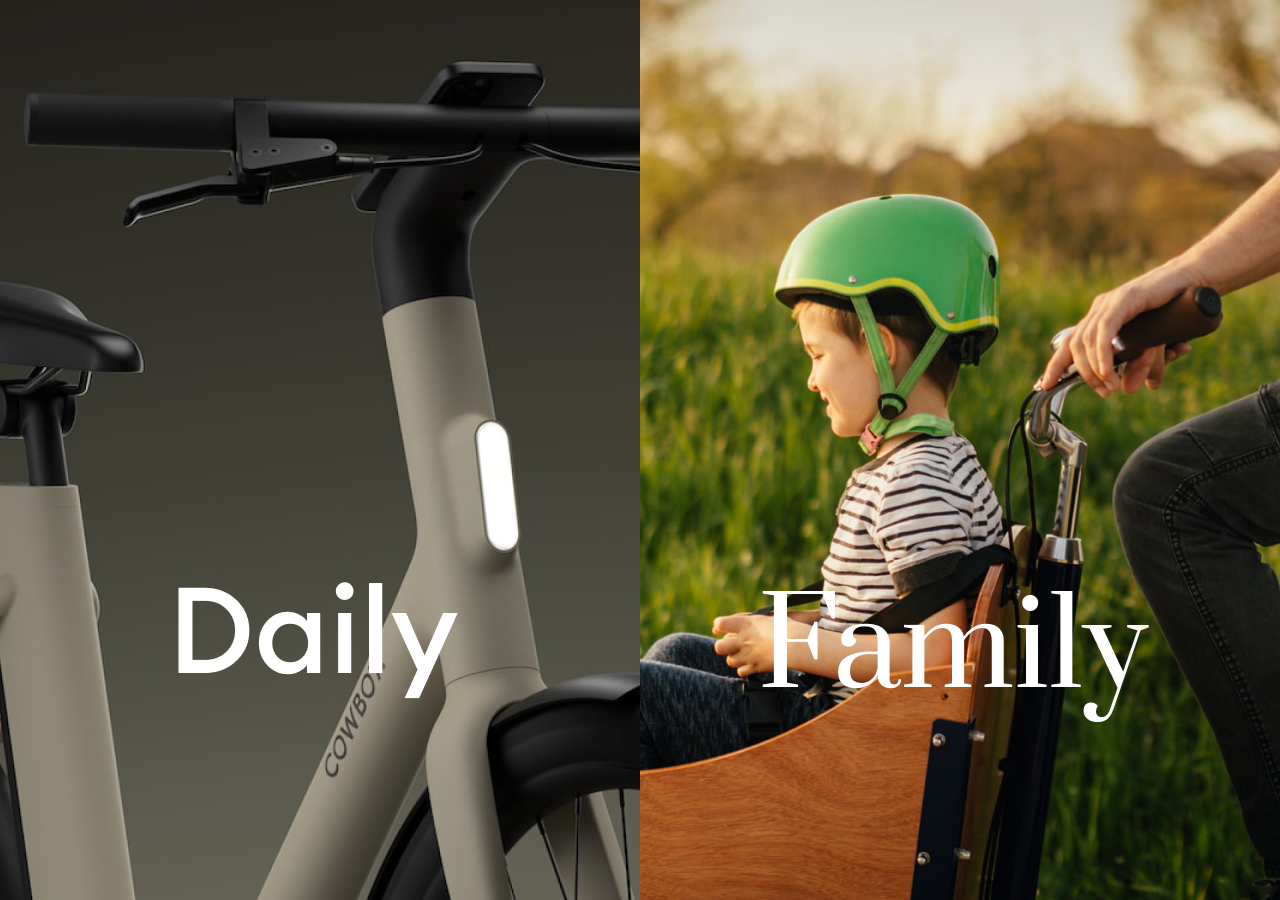
<file: index.html>
<!DOCTYPE html>
<html lang="en">
<head>
	<meta charset="UTF-8">
	<meta name="viewport" content="width=device-width, initial-scale=1.0">
	<title>모비스</title>
	
    <link rel="stylesheet" href="./assets/css/reset.css">
    <link rel="stylesheet" href="./assets/css/common.css">
    <link rel="stylesheet"  href="./assets/css/swiper-bundle.min.css"/>

    <script type="module" src="./assets/js/main.js"></script>
    <script src="./assets/js/jquery.min.js"></script>
    <script src="./assets/js/swiper-bundle.min.js"></script>
</head>
<body>
	<div class="wrap">
        <div class="firstView">
            <a href="./bike.html" class="card card-1" style="background-image: url('./assets/images/main_1.png')">
                
                <div class="link l1">
                    <div class="text-wrap">
                        <div class="text-1"><img src="./assets/images/card_1_txt_1.png" alt=""></div>
                        <div class="text-2"><img src="./assets/images/card_1_txt_2.png" alt=""></div>
                    </div>
                </div>

            </a>
            <a href="./cargo.html" class="card card-2" style="background-image: url('./assets/images/main_2.png')">
                <!-- https://uploads-ssl.webflow.com/6382502de663619efe1c7701/63ece7e382ad91cad9ee7091_ezgif-frame-001.webp-->
                
                <div class="link l2">
                    <div class="text-wrap">
                        <div class="text-1"><img src="./assets/images/card_2_txt_1.png" alt=""></div>
                        <div class="text-2"><img src="./assets/images/card_2_txt_2.png" alt=""></div>
                    </div>
                </div>
            </a>
        </div>
	</div>

	
</body>
</html>
</file>
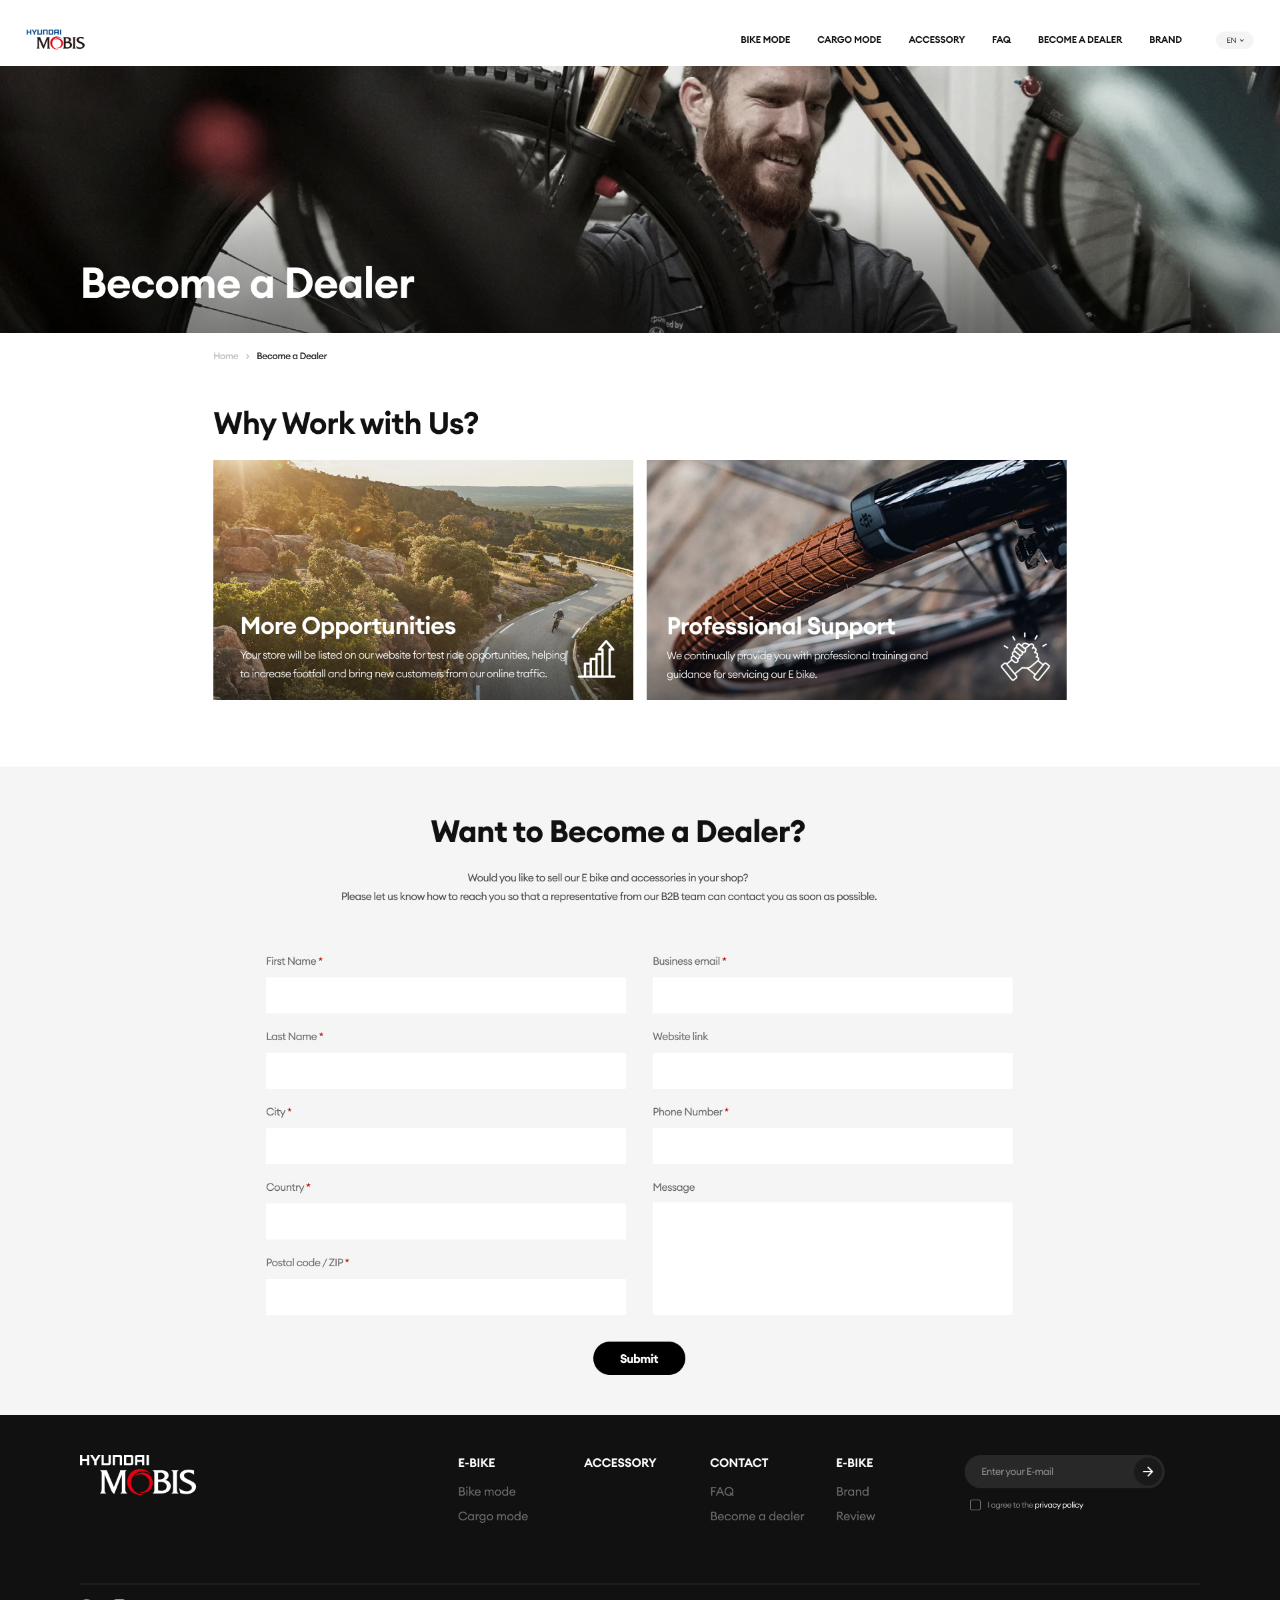
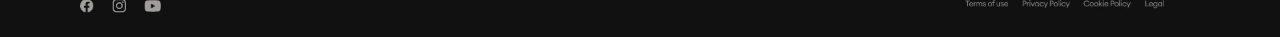
<file: become.html>
<!DOCTYPE html>
<html lang="en">
<head>
	<meta charset="UTF-8">
	<meta name="viewport" content="width=device-width, initial-scale=1.0">
	<title>현대 모비스</title>
	
    <link rel="stylesheet" href="./assets/css/reset.css">
    <link rel="stylesheet" href="./assets/css/common.css">    
    <link rel="stylesheet"  href="./assets/css/swiper-bundle.min.css"/>
    <link rel="stylesheet" href="./assets/css/sub.css">

    
    <script src="./assets/js/jquery-1.12.4.js"></script>
    <script src="./assets/js/jquery.easings.min.js"></script>
    <script src="./assets/js/swiper-bundle.min.js"></script>
    <script type="module" src="./assets/js/main.js"></script>
</head>
<body>

    <div class="header" id="header">
        <div class="gnb_wrap type02">
            <ul>
                <li><a href="bike.html">BIKE MODE</a></li>
                <li><a href="cargo.html">CARGO MODE</a></li>
                <!-- <li><a href="">ACCESSORY</a></li> -->
                <li><a href="faq.html">FAQ</a></li>
                <li><a href="become.html">BECOME A DEALER</a></li>
                <!-- <li><a href="">BRAND</a></li> -->
            </ul>
            <a href="index.html" class="main_link">메인</a>
        </div>
    </div>

    <div id="content" class="sub_con">
        <img src="./assets/images/become_con.jpg" alt="">
    </div>


</body>
</html>
</file>
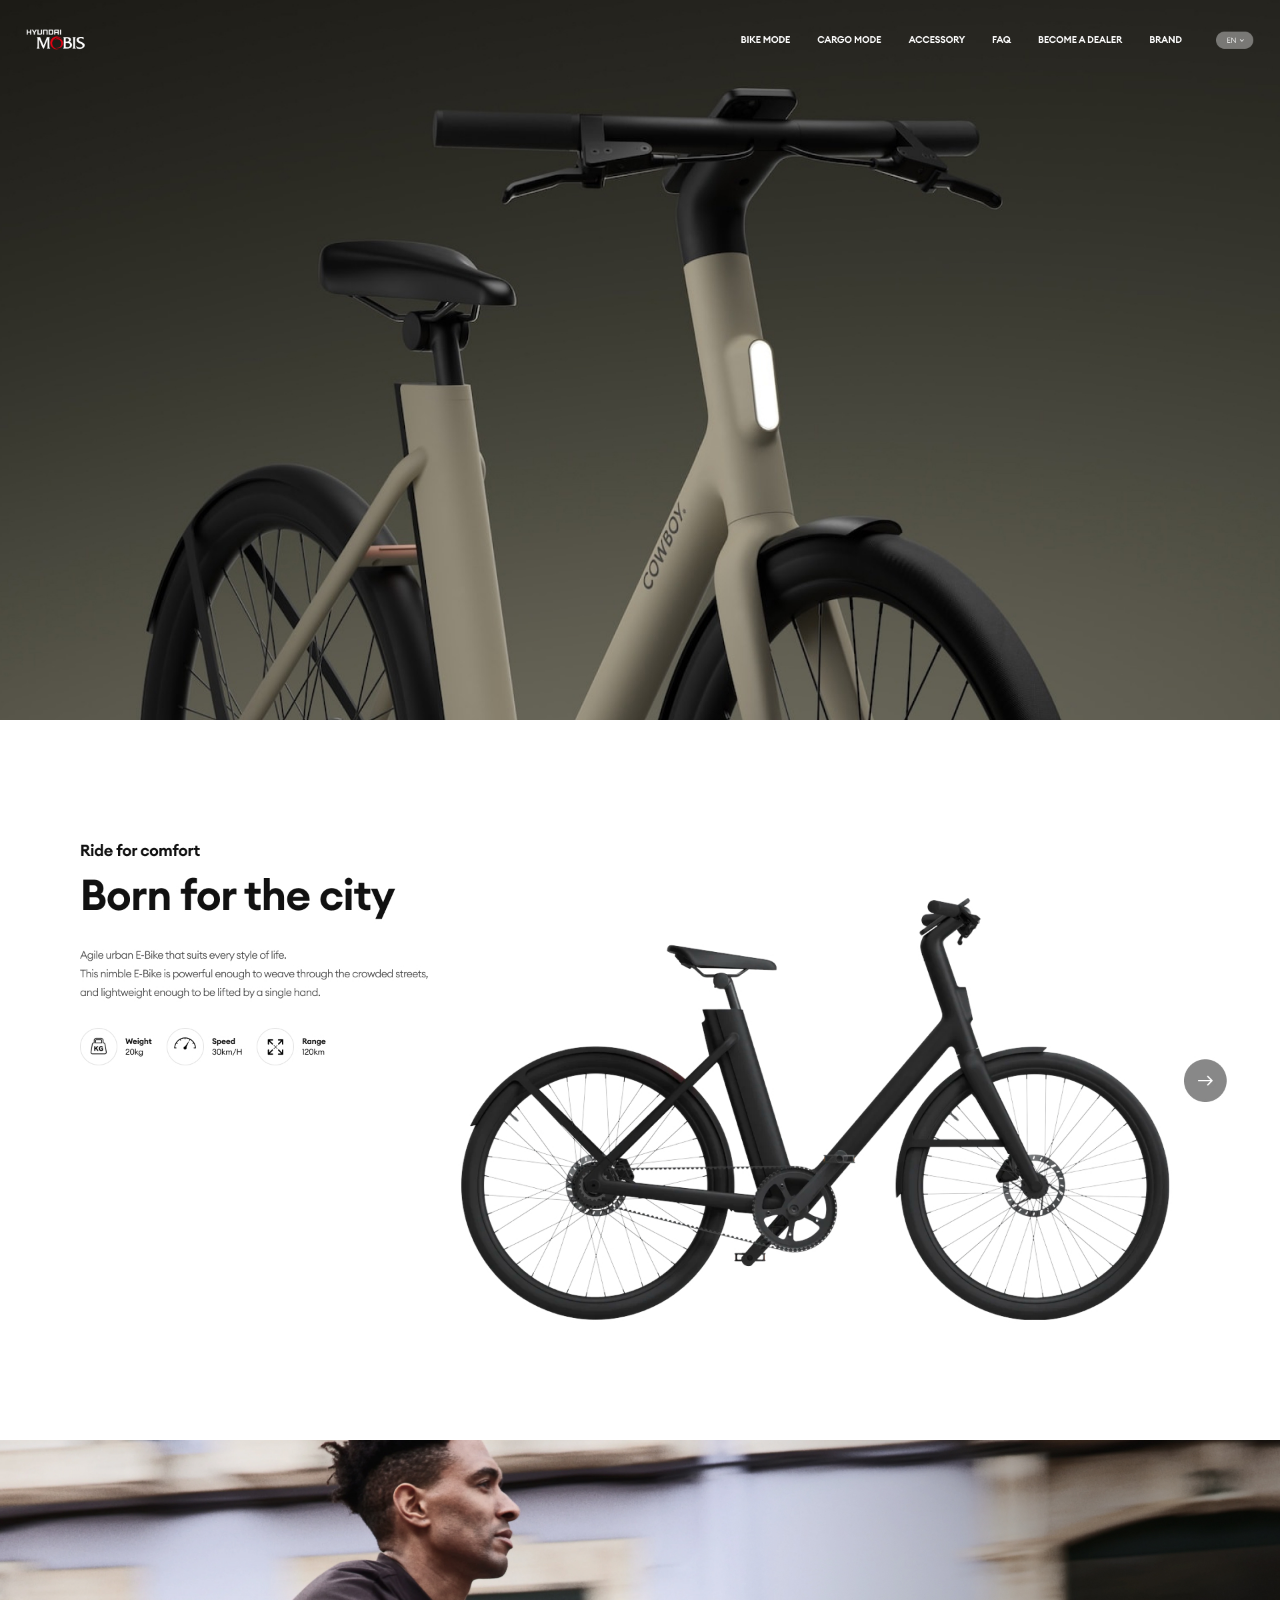
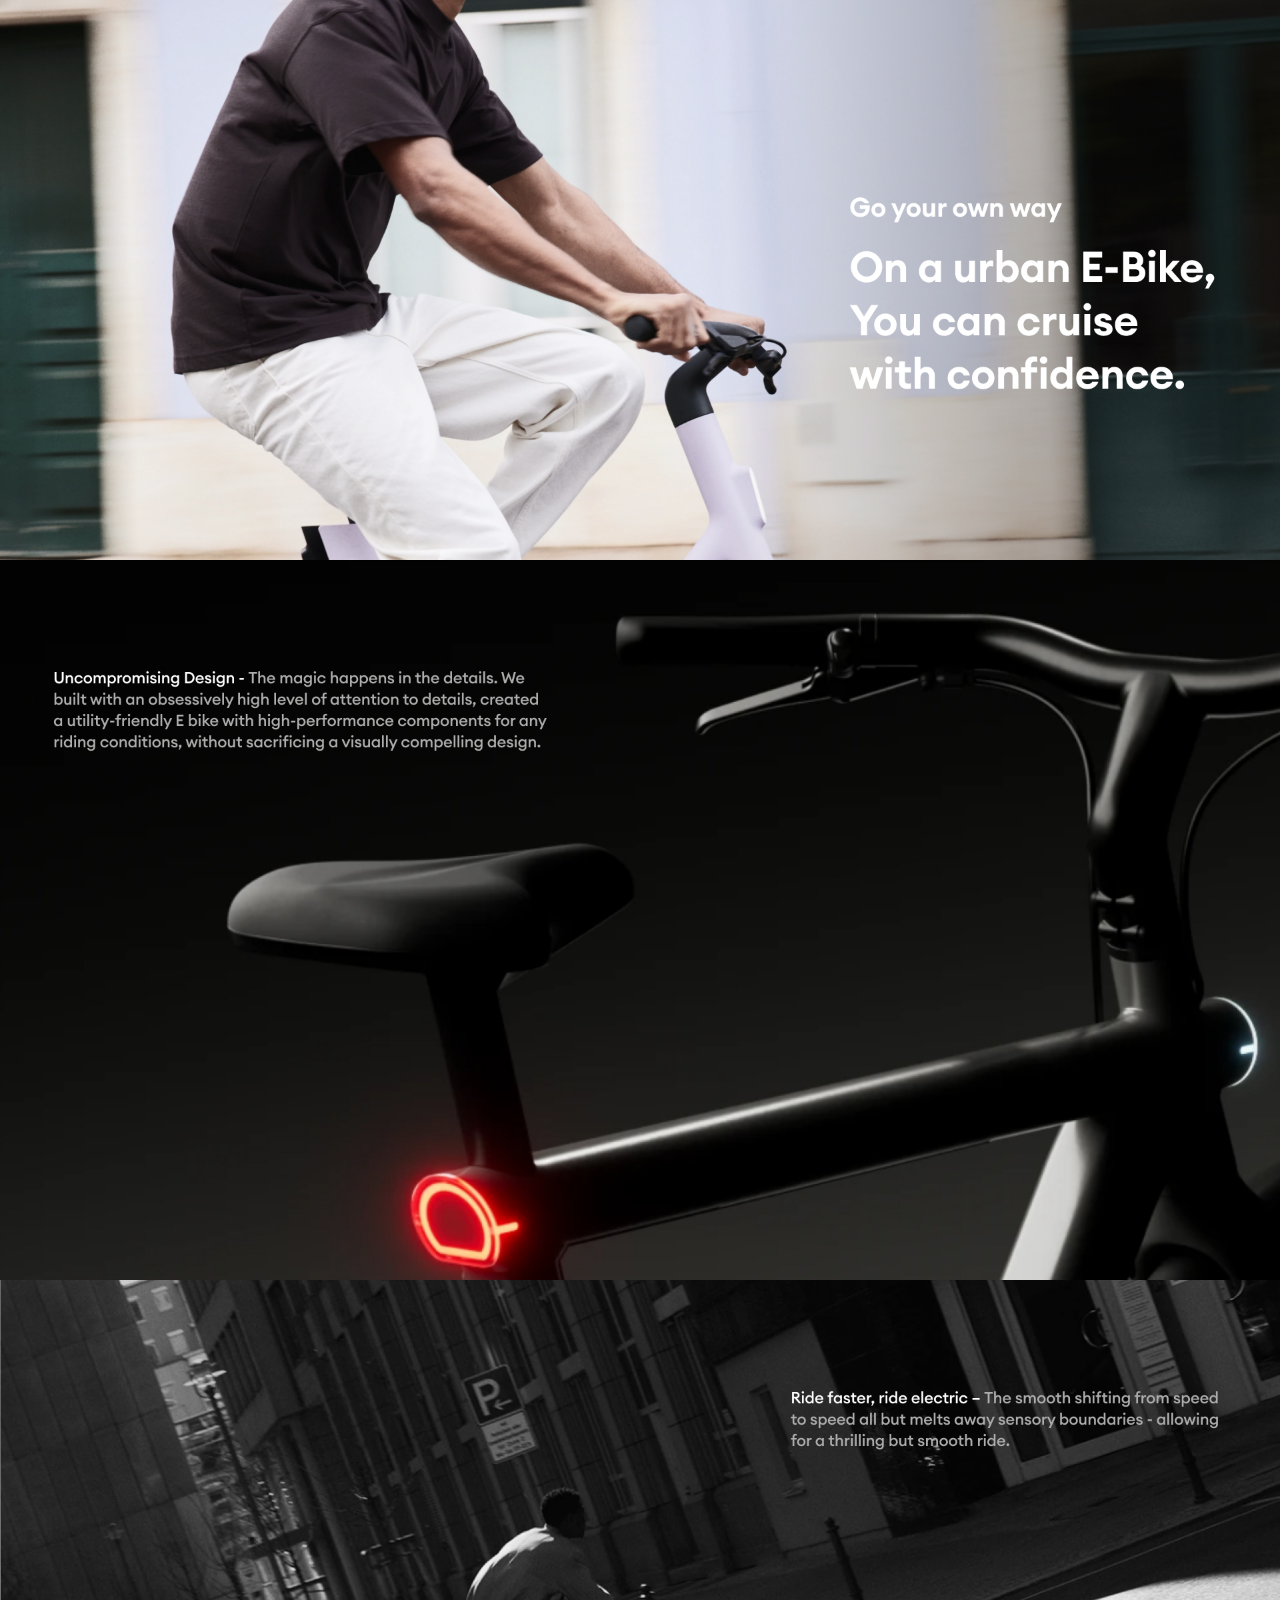
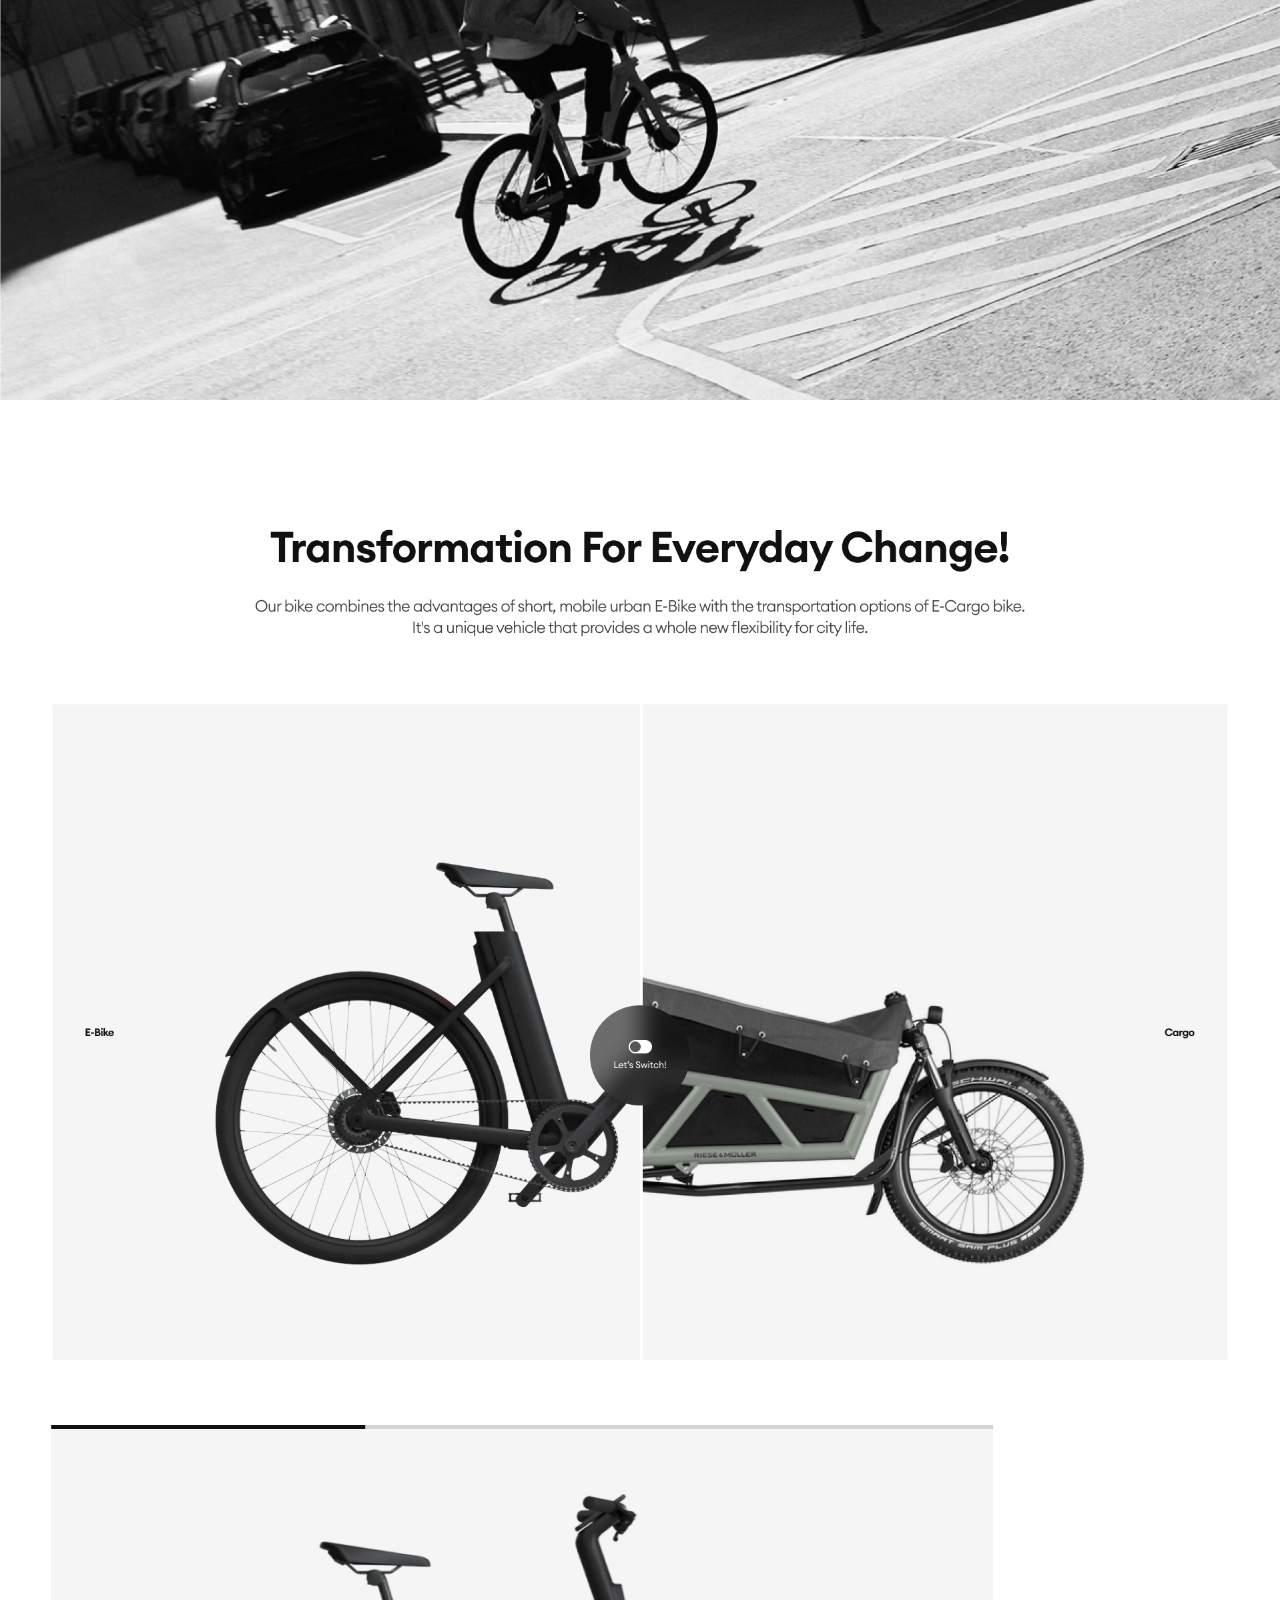
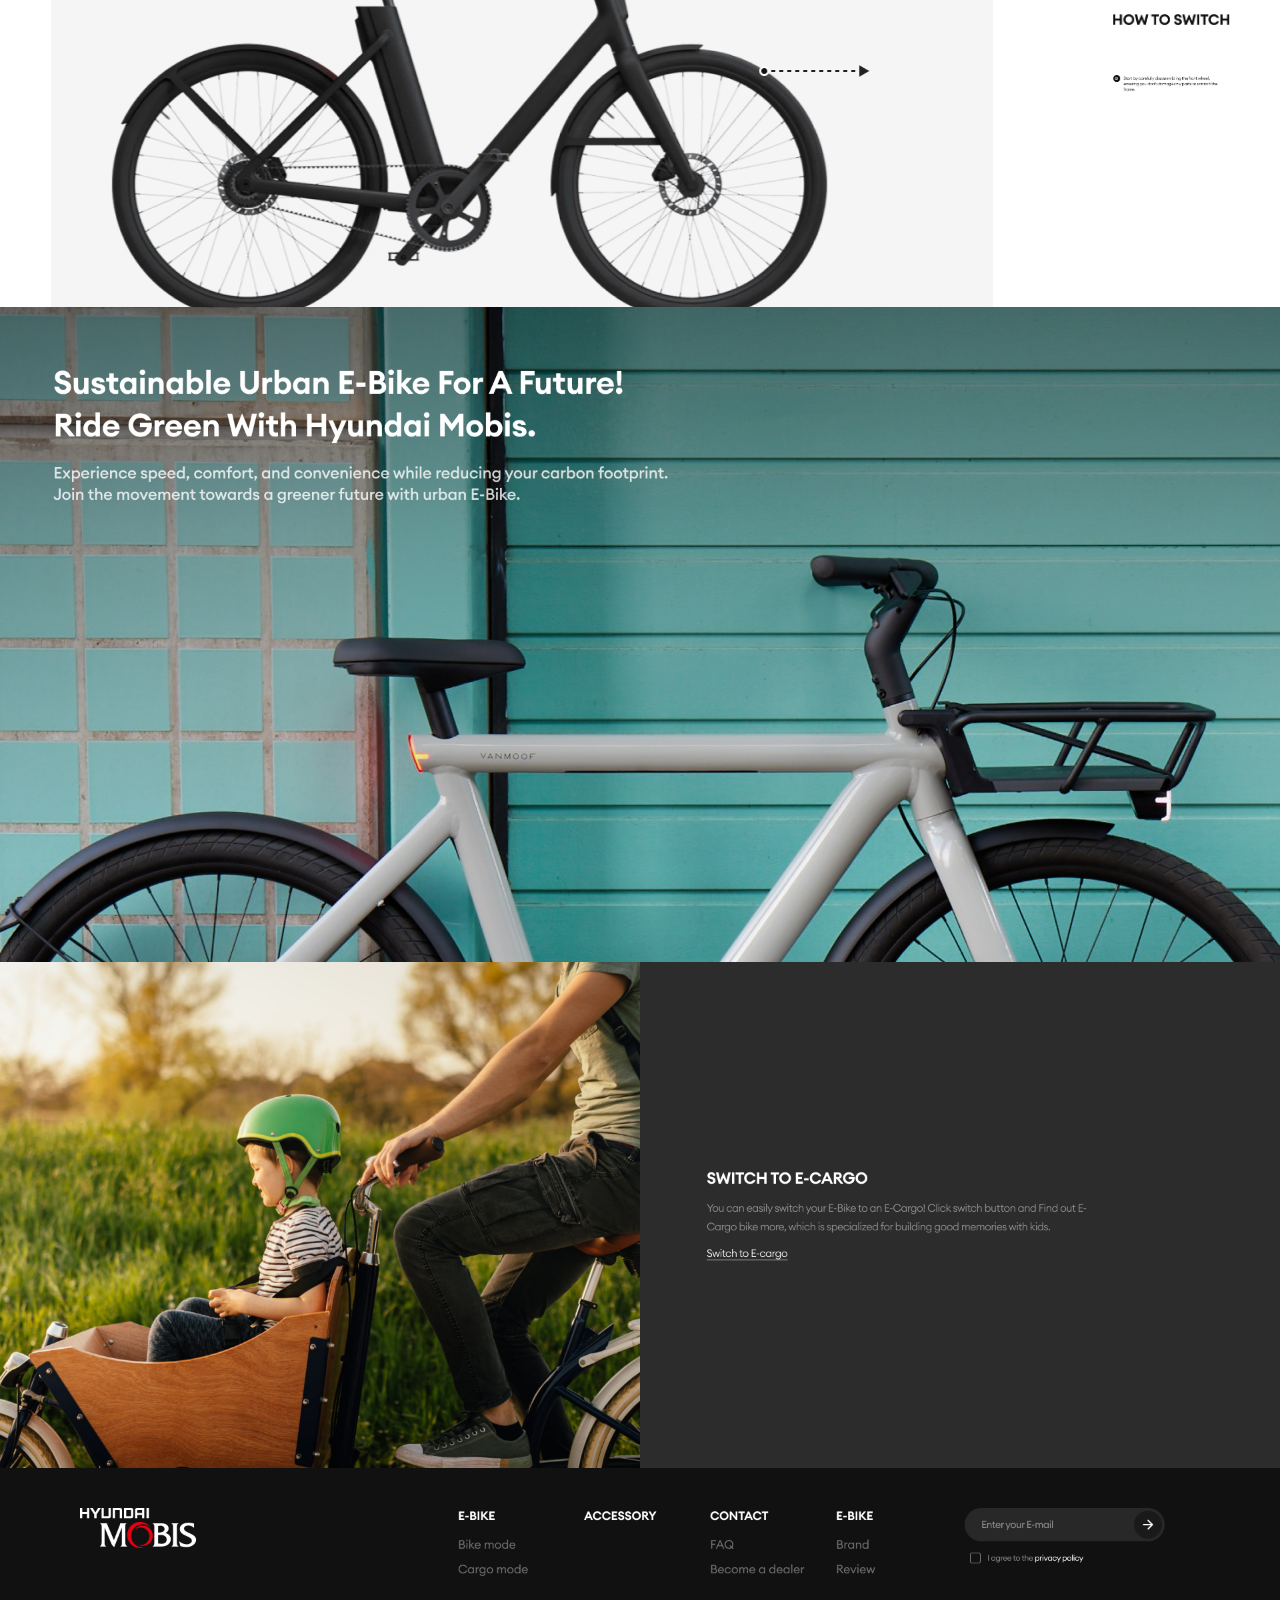
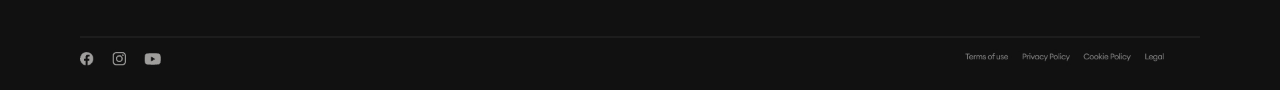
<file: bike.html>
<!DOCTYPE html>
<html lang="en">
<head>
	<meta charset="UTF-8">
	<meta name="viewport" content="width=device-width, initial-scale=1.0">
	<title>현대 모비스</title>
	
    <link rel="stylesheet" href="./assets/css/reset.css">
    <link rel="stylesheet" href="./assets/css/common.css">    
    <link rel="stylesheet"  href="./assets/css/swiper-bundle.min.css"/>
    <link rel="stylesheet" href="./assets/css/sub.css">

    
    <script src="./assets/js/jquery-1.12.4.js"></script>
    <script src="./assets/js/jquery.easings.min.js"></script>
    <script src="./assets/js/swiper-bundle.min.js"></script>
    <script type="module" src="./assets/js/main.js"></script>
</head>
<body>

    <div class="header" id="header">
        <div class="gnb_wrap">
            <ul>
                <li><a href="bike.html">BIKE MODE</a></li>
                <li><a href="cargo.html">CARGO MODE</a></li>
                <!-- <li><a href="">ACCESSORY</a></li> -->
                <li><a href="faq.html">FAQ</a></li>
                <li><a href="become.html">BECOME A DEALER</a></li>
                <!-- <li><a href="">BRAND</a></li> -->
            </ul>
            <a href="index.html" class="main_link">메인</a>
        </div>
    </div>

    <div id="content">
        <div class="landing bike on">
            <div class="section section1">
                <div>
                    <img src="./assets/images/bike/bike_top.jpg" alt="" class="top_img">
                    <div class="txt_box">
                        <div class="txt01 txt"><img src="./assets/images/bike/bike_topTxt01.png" alt=""></div>
                        <div class="txt02 txt"><img src="./assets/images/bike/bike_topTxt02.png" alt=""></div>
                    </div>
                </div>
            </div>
            <div class="section section2">
                <img src="./assets/images/bike/section2.jpg" alt="">
            </div>
            <div class="section section3">
                <img src="./assets/images/bike/section3.jpg" alt="">
            </div>
            <div class="section section4">
                <img src="./assets/images/bike/section4.jpg" alt="">
            </div>
            <div class="section section5">
                <img src="./assets/images/bike/section5.jpg" alt="">
            </div>
            <div class="section section6">
                <img src="./assets/images/bike/section6.jpg" alt="">
                <div class="howTo_wrap">
                    <div class="swiper-container slide bike">
                        <div class="swiper-wrapper">
                            <div class="swiper-slide each01">
                                <img src="./assets/images/bike/slide01.jpg" alt="">
                            </div>
                            <div class="swiper-slide each02">
                                <img src="./assets/images/bike/slide02.jpg" alt="">
                            </div>
                            <div class="swiper-slide each03">
                                <img src="./assets/images/bike/slide03.jpg" alt="">
                            </div>
                        </div>
                        <div class="swiper-pagination"></div>
                    </div>
                    <div class="txt_box">
                        <div class="tit"><img src="./assets/images/bike/howTo_tit.png" alt=""></div>
                        <div class="txt">
                            <div class="each each1 on"><img src="./assets/images/bike/howTo_txt01.png" alt=""></div>
                            <div class="each each2"><img src="./assets/images/bike/howTo_txt02.png" alt=""></div>
                            <div class="each each3"><img src="./assets/images/bike/howTo_txt03.png" alt=""></div>
                        </div>
                    </div>
                </div>
            </div>
            <div class="section section7">
                <img src="./assets/images/bike/section7.jpg" alt="">
            </div>
            <div class="section section8">
                <img src="./assets/images/bike/section8.jpg" alt="">
            </div>
            <div class="section section9">
                <img src="./assets/images/bike/foot.jpg" alt="">
            </div>        
        </div>

        <div class="landing cargo">
            <div class="section section1">
                <div>
                    <img src="./assets/images/cargo/cargo_top.jpg" alt="" class="top_img">
                    <div class="txt_box">
                        <div class="txt01 txt"><img src="./assets/images/cargo/cargo_topTxt01.png" alt=""></div>
                        <div class="txt02 txt"><img src="./assets/images/cargo/cargo_topTxt02.png" alt=""></div>
                    </div>
                </div>
            </div>
            <div class="section section2">
                <img src="./assets/images/cargo/section2.jpg" alt="">
            </div>
            <div class="section section3">
                <img src="./assets/images/cargo/section3.jpg" alt="">
            </div>
            <div class="section section4">
                <img src="./assets/images/cargo/section4.jpg" alt="">
            </div>
            <div class="section section5">
                <img src="./assets/images/cargo/section5.jpg" alt="">
            </div>
            <div class="section section6">
                <img src="./assets/images/cargo/section6.jpg" alt="">
                <div class="howTo_wrap">
                    <div class="swiper-container slide cargo">
                        <div class="swiper-wrapper">
                            <div class="swiper-slide each01">
                                <img src="./assets/images/cargo/slide01.jpg" alt="">
                            </div>
                            <div class="swiper-slide each02">
                                <img src="./assets/images/cargo/slide02.jpg" alt="">
                                </div>
                            <div class="swiper-slide each03">
                                <img src="./assets/images/cargo/slide03.jpg" alt="">
                            </div>
                        </div>
                        <div class="swiper-pagination"></div>
                    </div>
                    <div class="txt_box">
                        <div class="tit"><img src="./assets/images/cargo/howTo_tit.png" alt=""></div>
                        <div class="txt">
                            <div class="each each1 on"><img src="./assets/images/cargo/howTo_txt01.png" alt=""></div>
                            <div class="each each2"><img src="./assets/images/cargo/howTo_txt02.png" alt=""></div>
                            <div class="each each3"><img src="./assets/images/cargo/howTo_txt03.png" alt=""></div>
                        </div>
                    </div>
                </div>
            </div>
            <div class="section section7">
                <img src="./assets/images/cargo/section7.jpg" alt="">
            </div>
            <div class="section section8">
                <img src="./assets/images/cargo/section8.jpg" alt="">
            </div>
            <div class="section section9">
                <img src="./assets/images/cargo/foot.jpg" alt="">
            </div>        
        </div>
    </div>

    <div class="toggle" id="toggle">
        <div class="toggle_wrap">
            <div class="btn_wrap">
                <div class="bike"></div>
                <button type="button" class="tg_btn">
                    <span></span>
                </button>
                <div class="cargo"></div>
            </div>
            <a href="" class="link"></a>
        </div>
    </div>

</body>
</html>
</file>
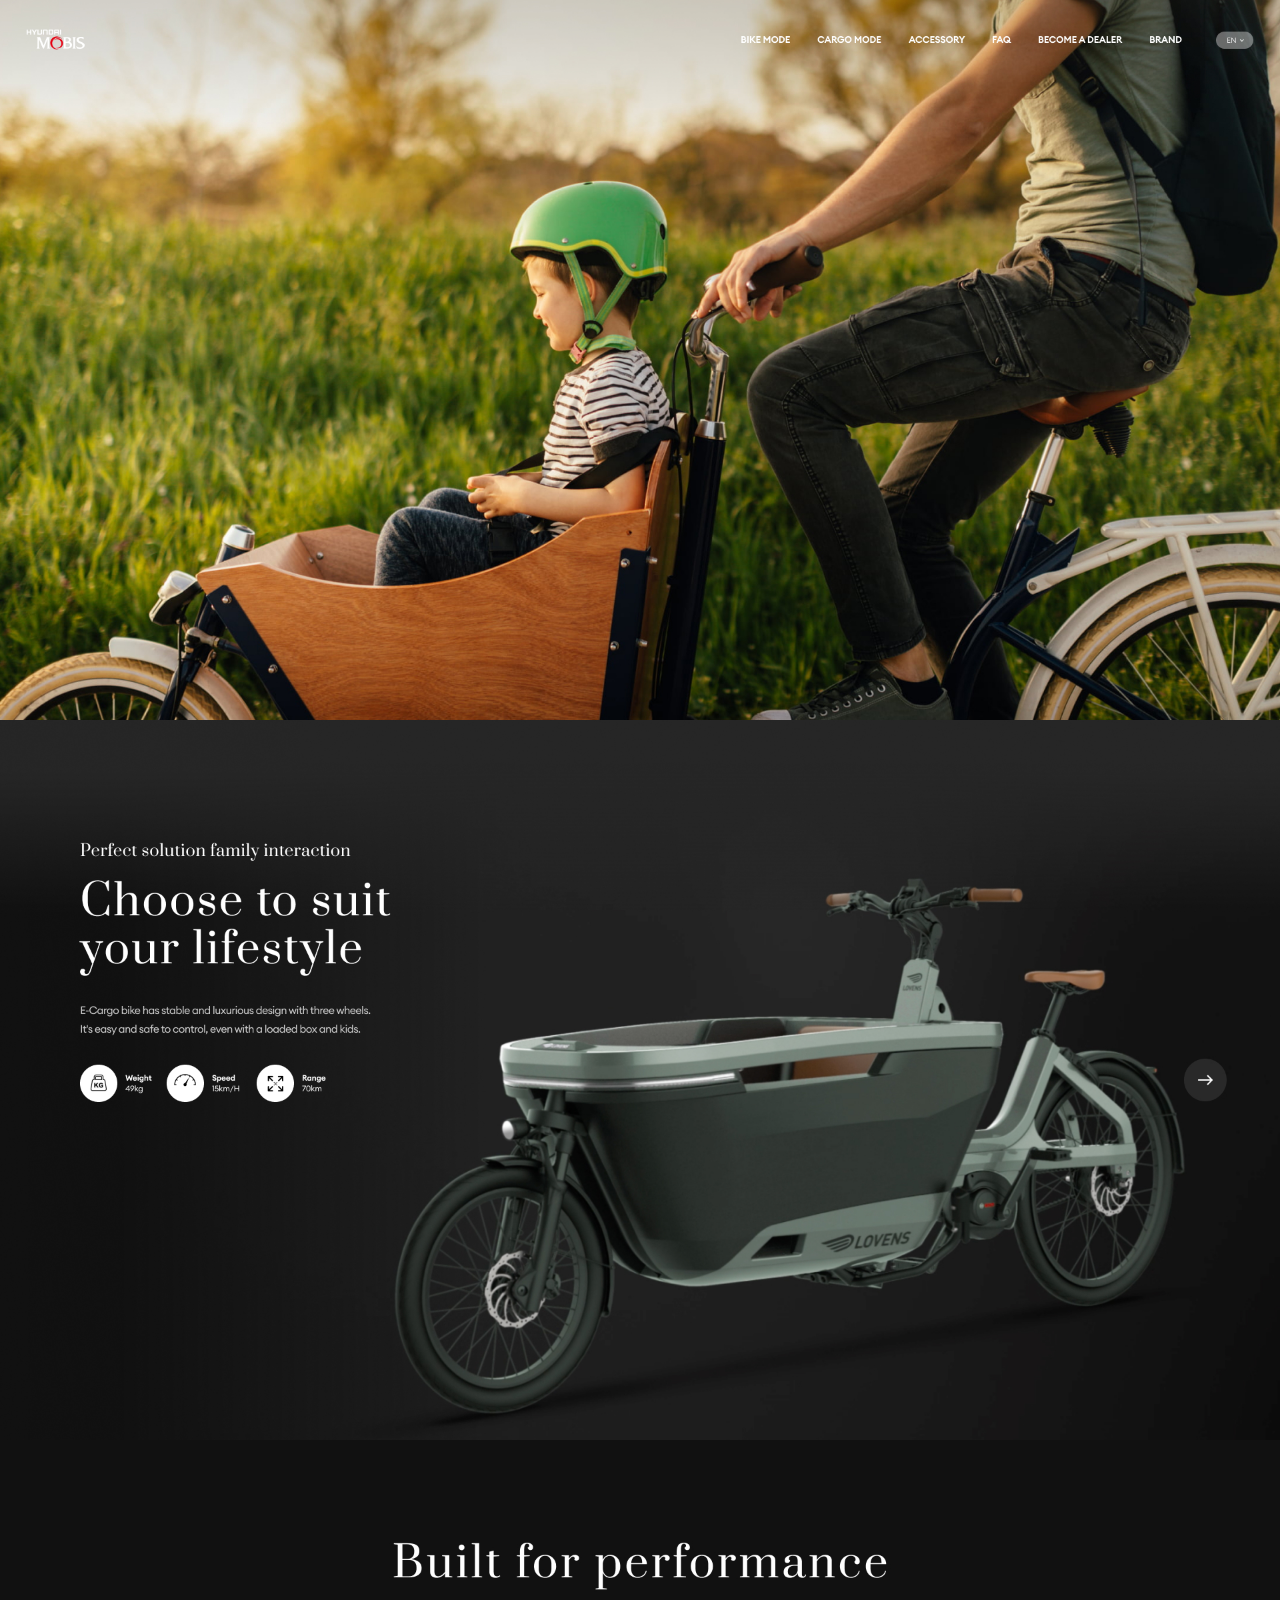
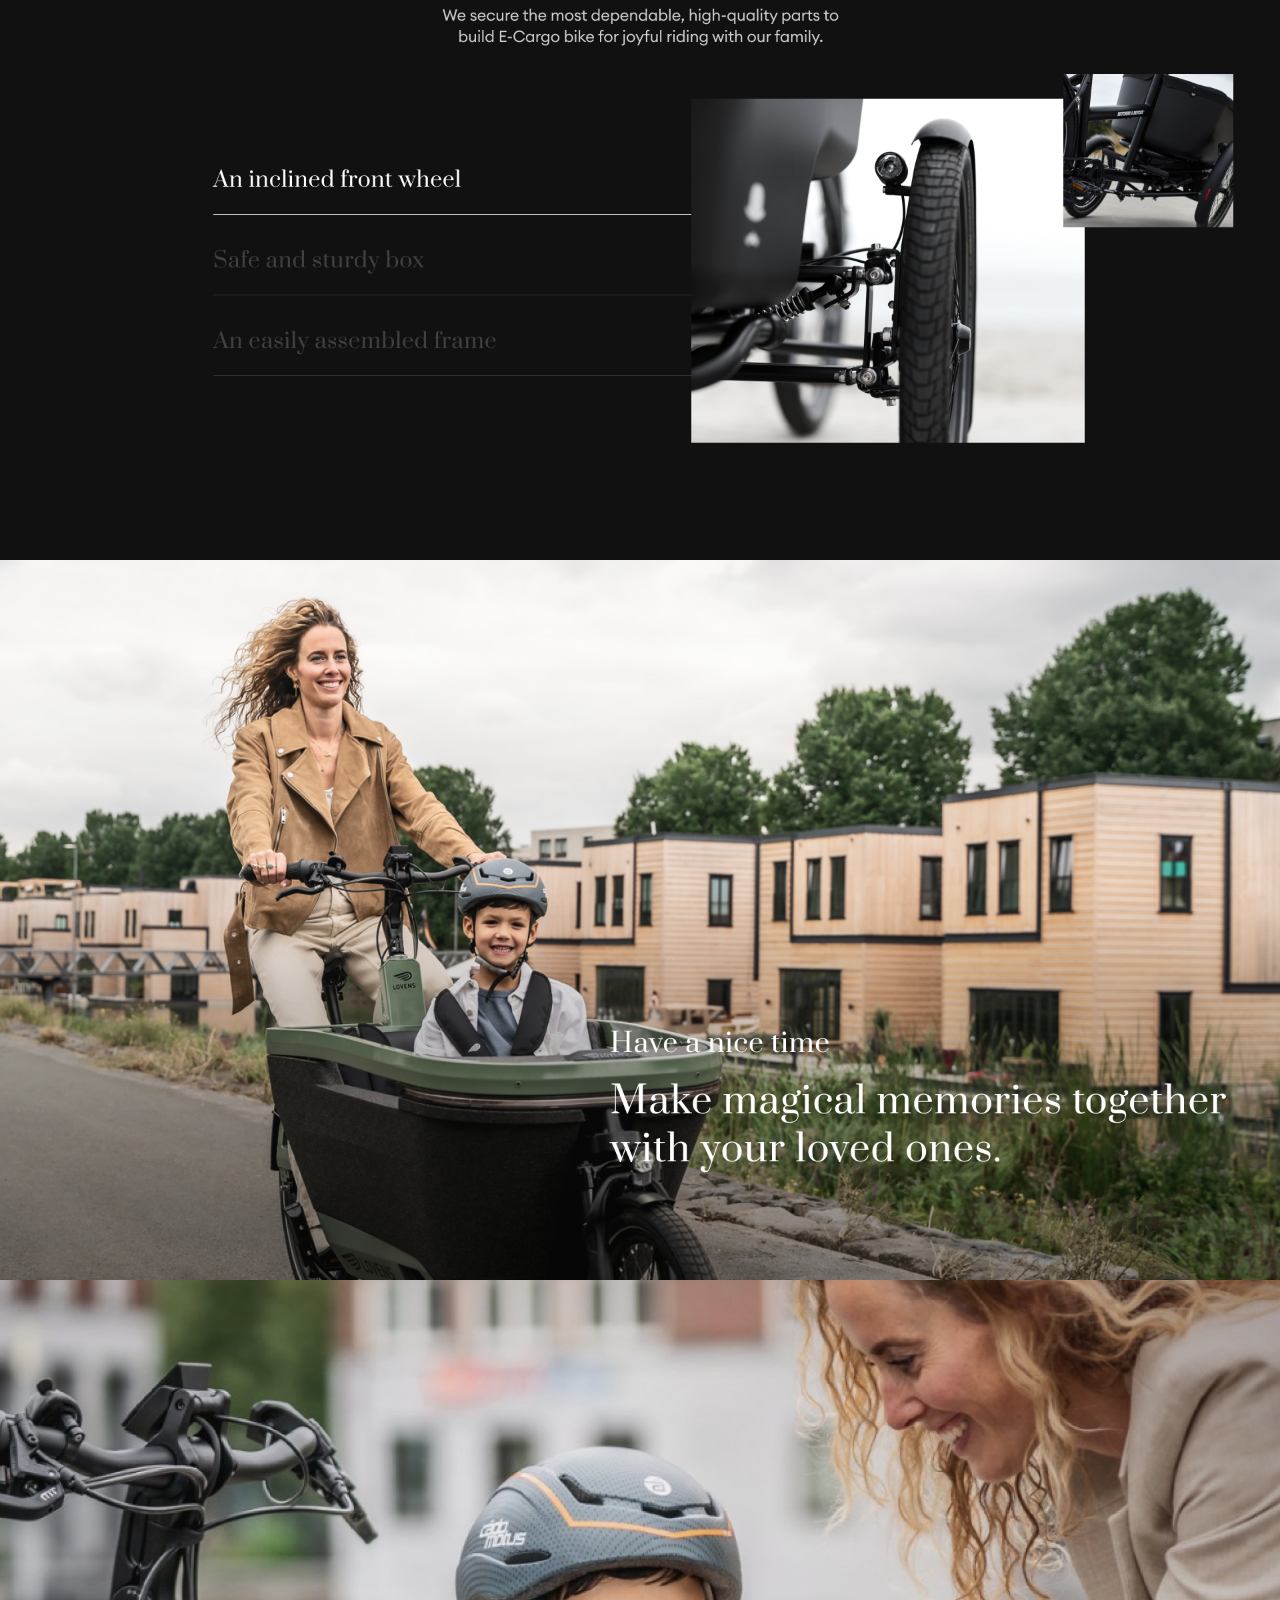
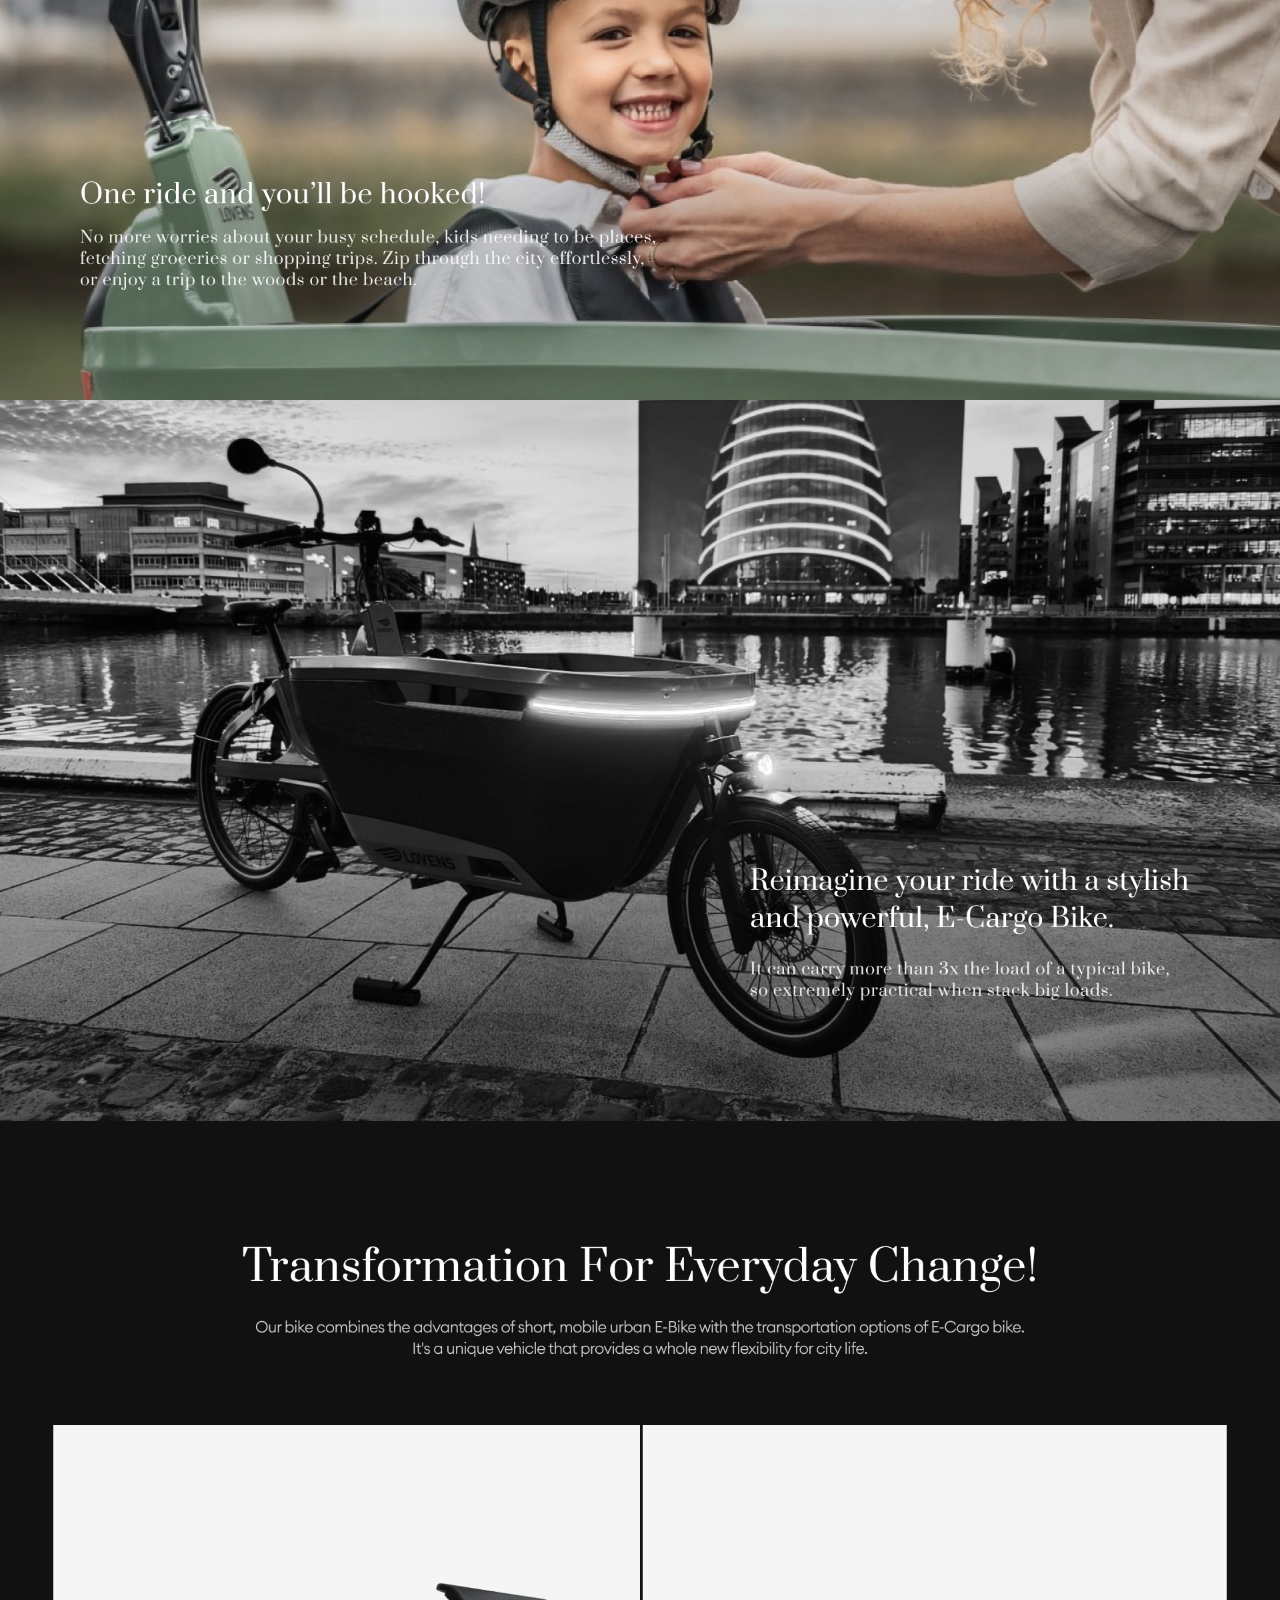
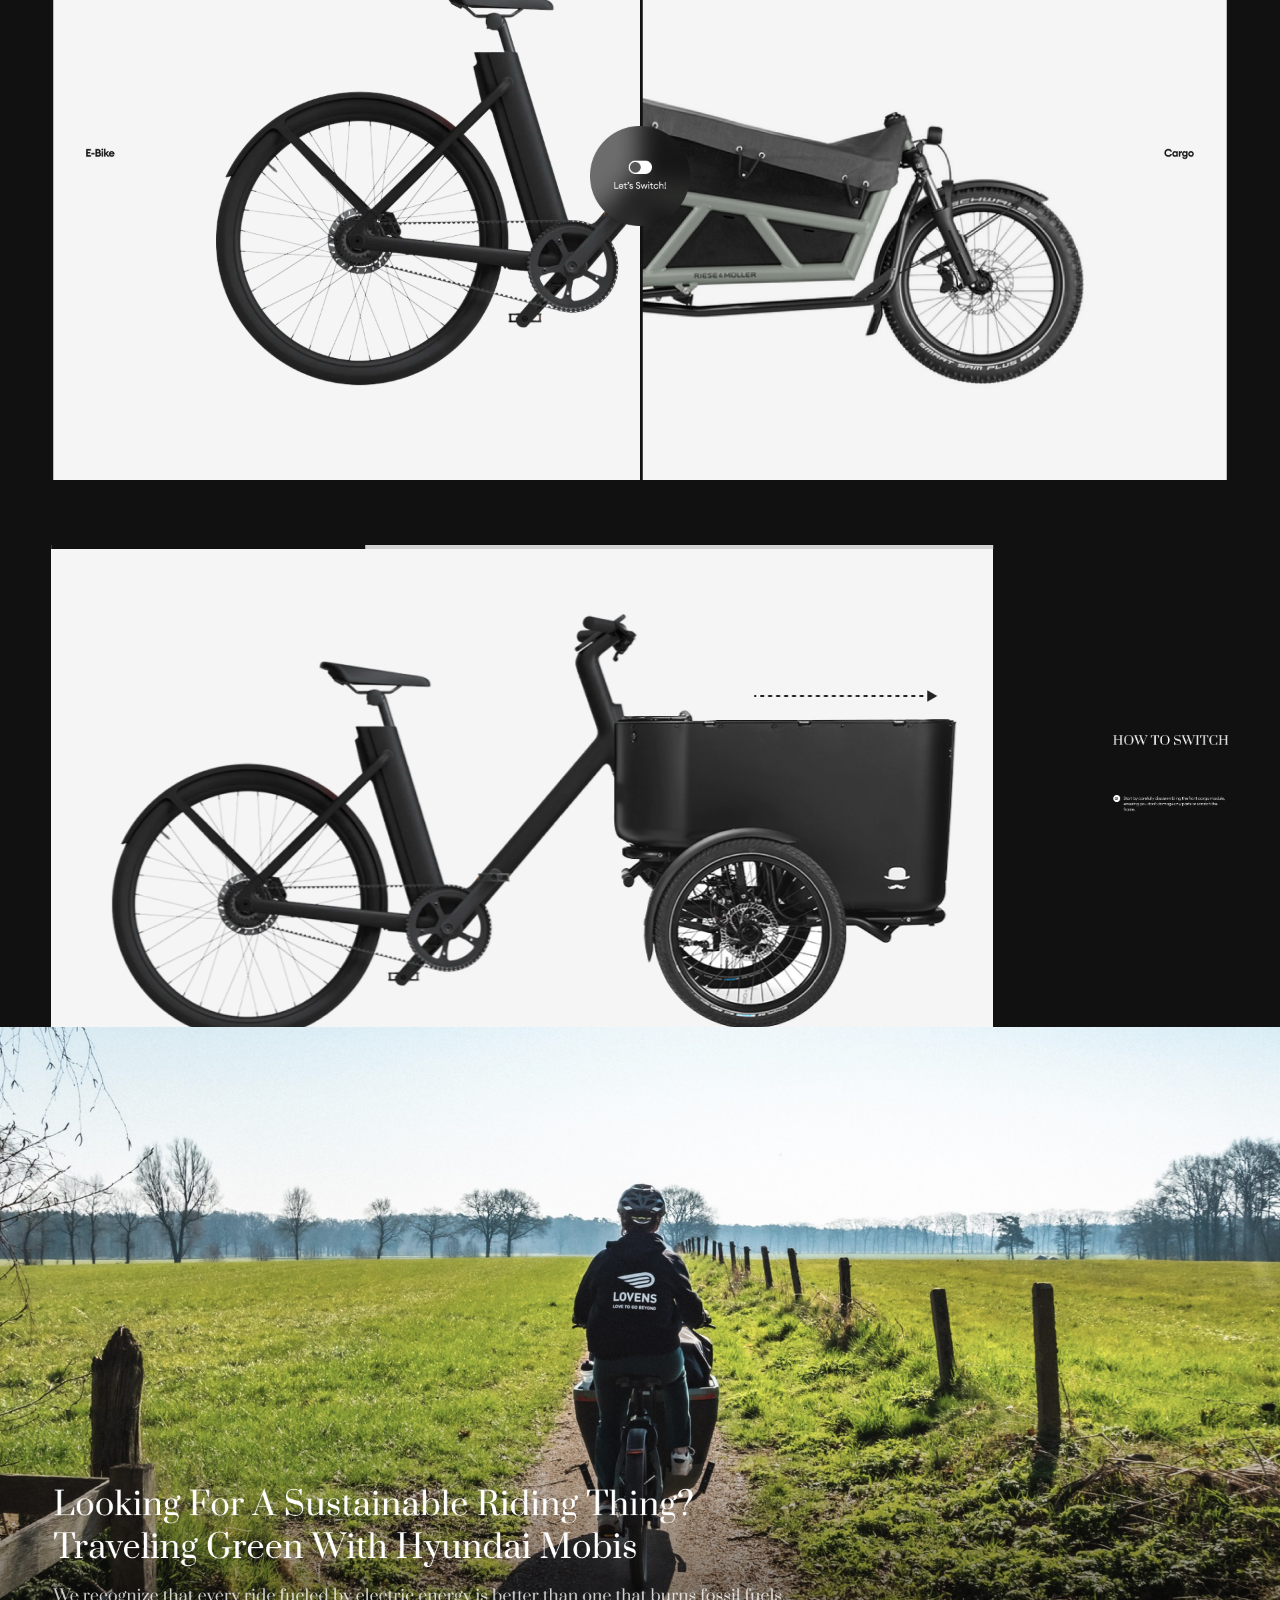
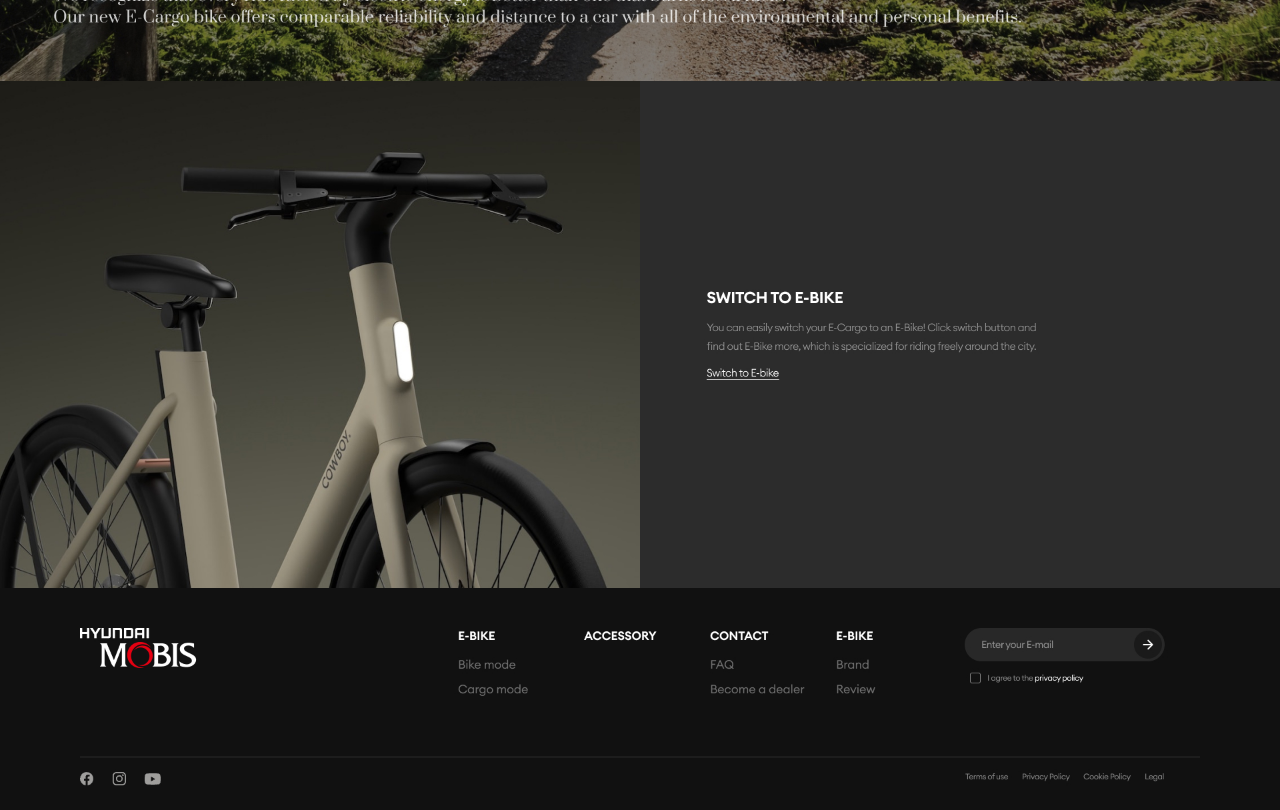
<file: cargo.html>
<!DOCTYPE html>
<html lang="en">
<head>
	<meta charset="UTF-8">
	<meta name="viewport" content="width=device-width, initial-scale=1.0">
	<title>현대 모비스</title>
	
    <link rel="stylesheet" href="./assets/css/reset.css">
    <link rel="stylesheet" href="./assets/css/common.css">    
    <link rel="stylesheet"  href="./assets/css/swiper-bundle.min.css"/>
    <link rel="stylesheet" href="./assets/css/sub.css">

    
    <script src="./assets/js/jquery-1.12.4.js"></script>
    <script src="./assets/js/jquery.easings.min.js"></script>
    <script src="./assets/js/swiper-bundle.min.js"></script>
    <script type="module" src="./assets/js/main.js"></script>
</head>
<body>

    <div class="header" id="header">
        <div class="gnb_wrap">
            <ul>
                <li><a href="bike.html">BIKE MODE</a></li>
                <li><a href="cargo.html">CARGO MODE</a></li>
                <!-- <li><a href="">ACCESSORY</a></li> -->
                <li><a href="faq.html">FAQ</a></li>
                <li><a href="become.html">BECOME A DEALER</a></li>
                <!-- <li><a href="">BRAND</a></li> -->
            </ul>
            <a href="index.html" class="main_link">메인</a>
        </div>
    </div>

    <div id="content">
        <div class="landing bike">
            <div class="section section1">
                <div>
                    <img src="./assets/images/bike/bike_top.jpg" alt="" class="top_img">
                    <div class="txt_box">
                        <div class="txt01 txt"><img src="./assets/images/bike/bike_topTxt01.png" alt=""></div>
                        <div class="txt02 txt"><img src="./assets/images/bike/bike_topTxt02.png" alt=""></div>
                    </div>
                </div>
            </div>
            <div class="section section2">
                <img src="./assets/images/bike/section2.jpg" alt="">
            </div>
            <div class="section section3">
                <img src="./assets/images/bike/section3.jpg" alt="">
            </div>
            <div class="section section4">
                <img src="./assets/images/bike/section4.jpg" alt="">
            </div>
            <div class="section section5">
                <img src="./assets/images/bike/section5.jpg" alt="">
            </div>
            <div class="section section6">
                <img src="./assets/images/bike/section6.jpg" alt="">
                <div class="howTo_wrap">
                    <div class="swiper-container slide bike">
                        <div class="swiper-wrapper">
                            <div class="swiper-slide each01">
                                <img src="./assets/images/bike/slide01.jpg" alt="">
                            </div>
                            <div class="swiper-slide each02">
                                <img src="./assets/images/bike/slide02.jpg" alt="">
                            </div>
                            <div class="swiper-slide each03">
                                <img src="./assets/images/bike/slide03.jpg" alt="">
                            </div>
                        </div>
                        <div class="swiper-pagination"></div>
                    </div>
                    <div class="txt_box">
                        <div class="tit"><img src="./assets/images/bike/howTo_tit.png" alt=""></div>
                        <div class="txt">
                            <div class="each each1 on"><img src="./assets/images/bike/howTo_txt01.png" alt=""></div>
                            <div class="each each2"><img src="./assets/images/bike/howTo_txt02.png" alt=""></div>
                            <div class="each each3"><img src="./assets/images/bike/howTo_txt03.png" alt=""></div>
                        </div>
                    </div>
                </div>
            </div>
            <div class="section section7">
                <img src="./assets/images/bike/section7.jpg" alt="">
            </div>
            <div class="section section8">
                <img src="./assets/images/bike/section8.jpg" alt="">
            </div>
            <div class="section section9">
                <img src="./assets/images/bike/foot.jpg" alt="">
            </div>        
        </div>

        <div class="landing cargo on">
            <div class="section section1">
                <div>
                    <img src="./assets/images/cargo/cargo_top.jpg" alt="" class="top_img">
                    <div class="txt_box">
                        <div class="txt01 txt"><img src="./assets/images/cargo/cargo_topTxt01.png" alt=""></div>
                        <div class="txt02 txt"><img src="./assets/images/cargo/cargo_topTxt02.png" alt=""></div>
                    </div>
                </div>
            </div>
            <div class="section section2">
                <img src="./assets/images/cargo/section2.jpg" alt="">
            </div>
            <div class="section section3">
                <img src="./assets/images/cargo/section3.jpg" alt="">
            </div>
            <div class="section section4">
                <img src="./assets/images/cargo/section4.jpg" alt="">
            </div>
            <div class="section section5">
                <img src="./assets/images/cargo/section5.jpg" alt="">
            </div>
            <div class="section section6">
                <img src="./assets/images/cargo/section6.jpg" alt="">
                <div class="howTo_wrap">
                    <div class="swiper-container slide cargo">
                        <div class="swiper-wrapper">
                            <div class="swiper-slide each01">
                                <img src="./assets/images/cargo/slide01.jpg" alt="">
                            </div>
                            <div class="swiper-slide each02">
                                <img src="./assets/images/cargo/slide02.jpg" alt="">
                                </div>
                            <div class="swiper-slide each03">
                                <img src="./assets/images/cargo/slide03.jpg" alt="">
                            </div>
                        </div>
                        <div class="swiper-pagination"></div>
                    </div>
                    <div class="txt_box">
                        <div class="tit"><img src="./assets/images/cargo/howTo_tit.png" alt=""></div>
                        <div class="txt">
                            <div class="each each1 on"><img src="./assets/images/cargo/howTo_txt01.png" alt=""></div>
                            <div class="each each2"><img src="./assets/images/cargo/howTo_txt02.png" alt=""></div>
                            <div class="each each3"><img src="./assets/images/cargo/howTo_txt03.png" alt=""></div>
                        </div>
                    </div>
                </div>
            </div>
            <div class="section section7">
                <img src="./assets/images/cargo/section7.jpg" alt="">
            </div>
            <div class="section section8">
                <img src="./assets/images/cargo/section8.jpg" alt="">
            </div>
            <div class="section section9">
                <img src="./assets/images/cargo/foot.jpg" alt="">
            </div>        
        </div>
    </div>

    <div class="toggle" id="toggle">
        <div class="toggle_wrap">
            <div class="btn_wrap">
                <div class="bike"></div>
                <button type="button" class="tg_btn on">
                    <span></span>
                </button>
                <div class="cargo"></div>
            </div>
            <a href="" class="link"></a>
        </div>
    </div>
</body>
</html>
</file>
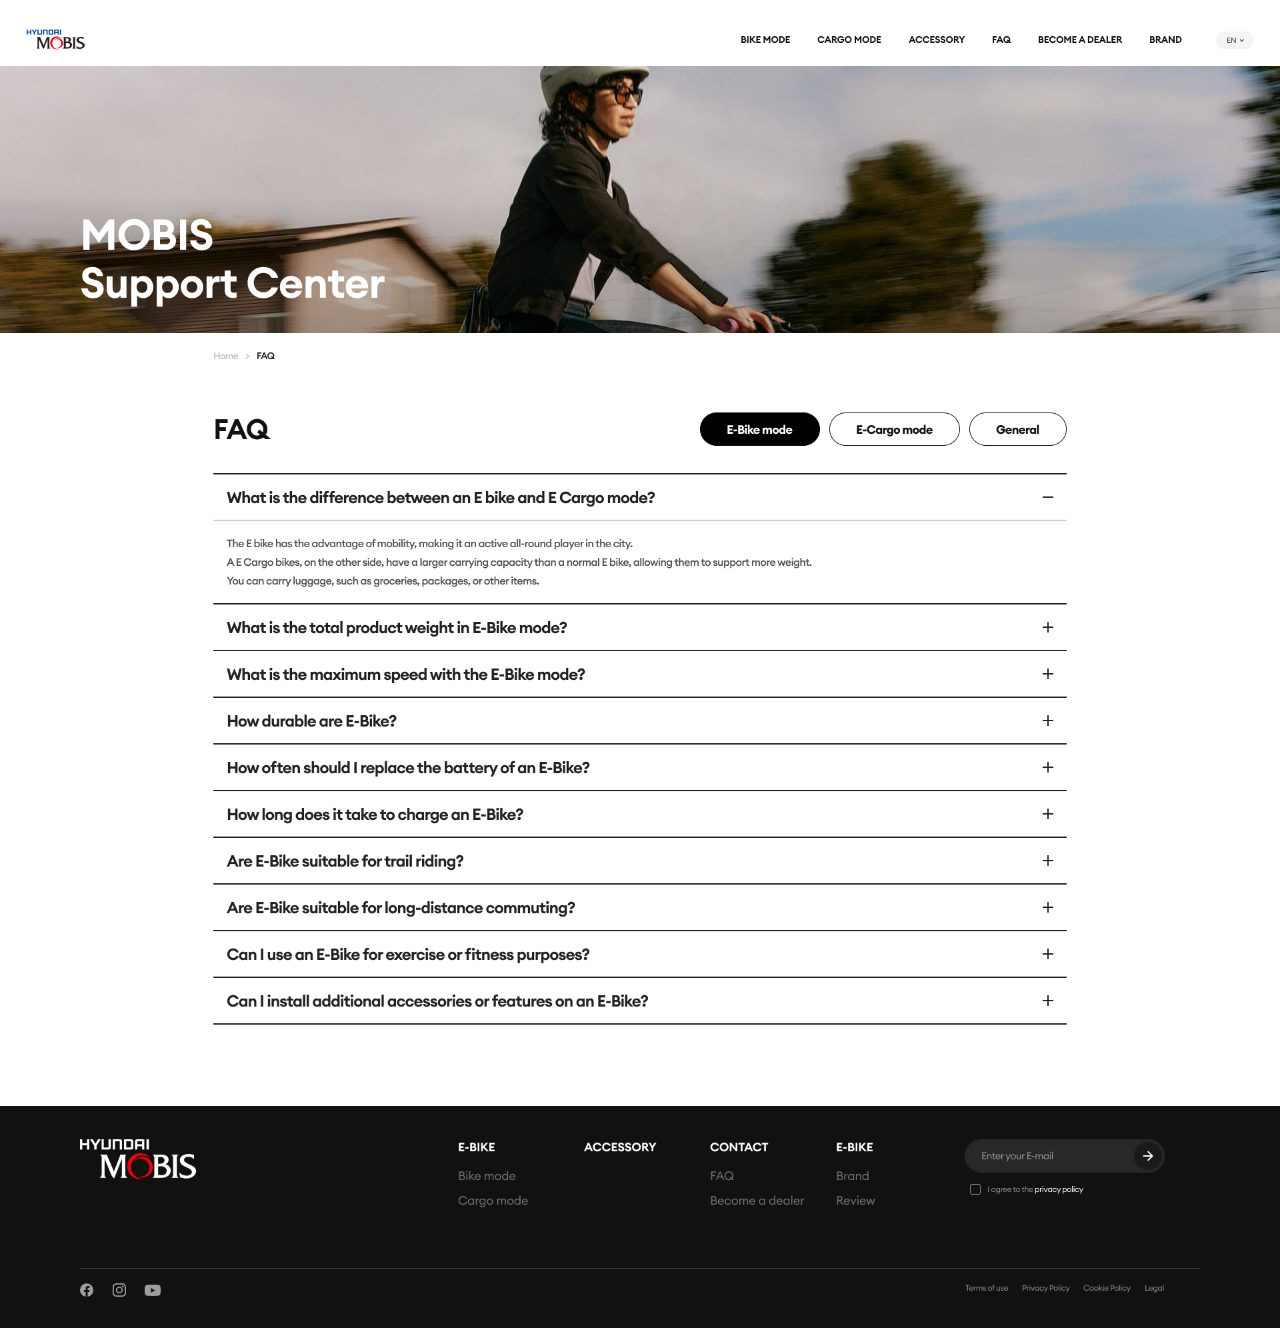
<file: faq.html>
<!DOCTYPE html>
<html lang="en">
<head>
	<meta charset="UTF-8">
	<meta name="viewport" content="width=device-width, initial-scale=1.0">
	<title>현대 모비스</title>
	
    <link rel="stylesheet" href="./assets/css/reset.css">
    <link rel="stylesheet" href="./assets/css/common.css">    
    <link rel="stylesheet"  href="./assets/css/swiper-bundle.min.css"/>
    <link rel="stylesheet" href="./assets/css/sub.css">

    
    <script src="./assets/js/jquery-1.12.4.js"></script>
    <script src="./assets/js/jquery.easings.min.js"></script>
    <script src="./assets/js/swiper-bundle.min.js"></script>
    <script type="module" src="./assets/js/main.js"></script>
</head>
<body>

    <div class="header" id="header">
        <div class="gnb_wrap type02">
            <ul>
                <li><a href="bike.html">BIKE MODE</a></li>
                <li><a href="cargo.html">CARGO MODE</a></li>
                <!-- <li><a href="">ACCESSORY</a></li> -->
                <li><a href="faq.html">FAQ</a></li>
                <li><a href="become.html">BECOME A DEALER</a></li>
                <!-- <li><a href="">BRAND</a></li> -->
            </ul>
            <a href="index.html" class="main_link">메인</a>
        </div>
    </div>

    <div id="content" class="sub_con">
        <div class="section"><img src="./assets/images/faq_con.jpg" alt=""></div>
    </div>


</body>
</html>
</file>
<file: assets/css/common.css>
@charset "utf-8";

body{overflow-x: hidden;}

.wrap {
    contain: paint;
}

.firstView {
    display: flex;
    animation: fadein 0.5s ease-in-out;
}

.firstView li img {
    position: absolute;
    top: 0;
    left: 0;
    width: 100%;
    height: 100%;
    object-fit: cover;
}

.card {
    background-position: center;
    background-repeat: no-repeat;
    height: 100vh;
    color: #fff;
    cursor: pointer;
    flex-basis: 50vw;
    position: relative;
    display: flex;
    justify-content: center;
    align-items: center;
    animation: firstView 0.6s ease-in-out;
    transition: 0.5s ease-in-out;
}

.card.active {
    flex: 74vw 5 0;
}

.card.inactive::after {
    content: "";
    position: absolute;
    top: 0;
    left: 0;
    width: 100%;
    height: 100%;
    opacity: 0.9;
    background-color: rgba(0, 0, 0, 0.8);
}

.card .link {
    position: relative;
    width: 70%;
    height: 90%;
    transition: 1s;
}

.card .link.l1 {
    margin-right: auto;
}

.card .link.l1 .text-wrap {
    position: relative;
    height: inherit;
}

.card .link.l1 .text-wrap .text-1 {
    width: 290px;
    height: 152px;
    margin-left: 22%;
    position: absolute;
    bottom: 40px;
    left: 50%;
    transform: translateX(-50%);
    animation: slideUp 1s cubic-bezier(0.38, -0.01, 0.01, 1.1);
    transition: 0.5s;
}

.card .link.l1 .text-wrap .text-2 {
    width: 765px;
    height: 128px;
    position: absolute;
    bottom: 20px;
    left: 50%;
    transform: translateX(-50%);
    opacity: 0;
    transition: 0.5s;
}

.card.normal .link.l1 .text-wrap .text-1 {
    bottom: 20px;
    left: 50%;
    transition-duration: 0.3s;
}

.card.active .link.l1 .text-wrap .text-1 {
    bottom: 145px;
    left: auto;
    right:calc(-59% + 120px);
    margin-right: 0;
    opacity: 1;
}

.card.active .link.l1 .text-wrap .text-2 {
    bottom: 25px;
    left: auto;
    right: calc(-83.5% + 120px);
    margin-right: 0;
    opacity: 1;
}

.card.inactive .link.l1 .text-wrap .text-1 {
    animation: slideDown 0.3s ease-in-out;
    opacity: 0;
}

.card .link.l2 {
    margin-left: auto;
}

.card .link.l2 .text-wrap{
    position: relative;
    height: inherit;
}
.card .link.l2 .text-wrap .text-1 {
    width: 390px;
    height: 163px;
    margin-left: -22%;
    position: absolute;
    bottom: 20px;
    left: 50%;
    transform: translateX(-50%);
    animation: slideUp 1s cubic-bezier(0.38, -0.01, 0.01, 1.1);
    transition: 0.5s;
}

.card .link.l2 .text-wrap .text-2 {
    width: 886px;
    height: 128px;
    margin-left: -22%;
    position: absolute;
    bottom: 20px;
    left: 50%;
    transform: translateX(-50%);
    opacity: 0;
    transition: 0.5s;
}

.card.normal .link.l2 .text-wrap .text-1 {
    bottom: 20px;
    left: 50%;
    transition-duration: 0.3s;
}

.card.active .link.l2 .text-wrap .text-1 {
    bottom: 145px;
    left: 115px;
    opacity: 1;
}

.card.active .link.l2 .text-wrap .text-2 {
    bottom: 25px;
    left: 362px;
    opacity: 1;
}

.card.inactive .link.l2 .text-wrap .text-1{
    animation: slideDown 0.3s ease-in-out;
    opacity: 0;

}
@keyframes firstView {
    from {
        transform: scale(1.1);
    }

    to {
        opacity: 1;
        transform: scale(1);
    }
}


@keyframes fadein {
    from {
        opacity: 0;
    }

    to {
        opacity: 1;
    }
}

@keyframes slideUp {
    from {
        margin-bottom: -60px;
        opacity: 0;
    }

    to {
        margin-bottom: 0px;
        opacity: 1;
    }
}

@keyframes slideDown {
    from {
        margin-bottom: 0px;
        opacity: 1;
    }

    to {
        margin-bottom: -60px;
        opacity: 0;
    }
}

@media (min-width: 2580px) {
    .card {
        background-size: cover;
    }
}
</file>
<file: assets/css/sub.css>
@charset "utf-8";

/* default */
#content {
    position: relative;
    width: 100%;
    max-width: 1920px;
    margin: 0 auto;
    overflow: hidden;
    background: #3b3b3b;
}

#content.sub_con {
    background: none;
}

/* #content:before {content: ""; position: absolute; top: 0; left: 50%; width: 99.9%; height: 100%; transform: translateX(-50%); background: #3b3b3b;} */
#content img {
    display: block;
    max-width: 100%;
}

#content .con_box {
    position: relative;
}

#content .section {
    position: relative;
    overflow: hidden;
    background: #fff;
}


/* header */
#header {
    z-index: 3;
    position: fixed;
    top: 0;
    left: 50%;
    width: 100%;
    max-width: 1920px;
    height: 80px;
    transform: translateX(-50%);
    overflow-x: hidden;
}

#header .gnb_wrap {
    position: absolute;
    top: 0;
    left: 0;
    width: 100%;
    height: 100%;
    background: url("../images/gnb_transparent.png") no-repeat center center;
    background-size: 100% !important;
    transition: top 0.5s;
}

#header .gnb_wrap.type02 {
    position: absolute;
    top: 0;
    left: 0;
    width: 100%;
    height: 100%;
    background: url("../images/gnb_solid.png") no-repeat center center;
    background-size: 100% !important;
    transition: top 0.5s;
}

#header .gnb_wrap.hide {
    top: -80px;
    transition: top 0.5s;
}

#header .gnb_wrap.solid {
    /* top: 0; */
    background: url("../images/gnb_solid.png") no-repeat center center;
    transition: top 0.5s, background 0.5s;
    box-shadow: 0 3px 15px rgba(0, 0, 0, 0.1);
}

#header .gnb_wrap ul {
    position: absolute;
    top: 0;
    right: 5%;
    display: flex;
    width: 40%;
    height: 100%;
}

#header .gnb_wrap ul>li:nth-child(1) {
    width: 19%;
}

#header .gnb_wrap ul>li:nth-child(2) {
    width: 19%;
    margin-right: 15%;
}

#header .gnb_wrap ul>li:nth-child(3) {
    width: 10%;
}

#header .gnb_wrap ul>li:nth-child(4) {
    width: 21%;
}

/* #header .gnb_wrap ul > li:nth-child(5) {
    width: 22%;
}
#header .gnb_wrap ul > li:nth-child(6) {
    width: 16%;
} */
#header .gnb_wrap ul>li:last-child {
    margin-right: 0;
}

#header .gnb_wrap ul>li>a {
    display: block;
    width: 100%;
    height: 100%;
    font-size: 0;
    text-indent: -9999px;
}

#header .gnb_wrap a.main_link {
    position: absolute;
    left: 0;
    top: 0;
    display: block;
    width: 10%;
    height: 100%;
    font-size: 0;
    text-indent: -9999px;
}



/* toggle */
#toggle {
    z-index: 3;
    position: fixed;
    bottom: 0;
    left: 50%;
    width: 100%;
    max-width: 1920px;
    height: 79px;
    transform: translateX(-50%);
    overflow: hidden;
}

.toggle_wrap {
    position: absolute;
    top: 80px;
    left: 0;
    width: 100%;
    height: 100%;
    background: url("../images/toggle_bg.png") no-repeat center center;
    backdrop-filter: blur(10px);
    -webkit-backdrop-filter: blur(10px);
    background-size: 100%;
    transition: top 0.5s;
}

.toggle_wrap.type02 {
    background: url("../images/toggle_bg_type02.png") no-repeat center center;
    background-size: 100%;
    transition: top 0.5s;
}

.toggle_wrap.on {
    background: url("../images/toggle_bg_on.png") no-repeat center center;
    background-size: 100%;
    transition: top 0.5s;
}

.toggle_wrap.on.type02 {
    background: url("../images/toggle_bg_on_type02.png") no-repeat center center;
    background-size: 100%;
    transition: top 0.5s;
}

.toggle_wrap.hide {
    top: 0;
    transition: top 0.5s;
}

.toggle_wrap .btn_wrap {
    position: absolute;
    left: 50%;
    top: 50%;
    transform: translate(-50%, -50%);
    display: flex;
    justify-content: center;
    align-items: center;
}

.toggle_wrap .btn_wrap .tg_btn {
    position: relative;
    display: flex;
    align-items: center;
    width: 102px;
    height: 52px;
    background: #4e4e4e;
    margin: 0 32px;
    border-radius: 100px;
    border: 2px solid #fff;
    box-sizing: border-box;
}

.toggle_wrap .btn_wrap .tg_btn>span {
    display: inline-block;
    position: absolute;
    left: 4%;
    width: 40px;
    height: 40px;
    border-radius: 50%;
    background: #fff;
    transition: left 0.5s;
}

.toggle_wrap .btn_wrap .tg_btn.on span {
    left: 57%;
    transition: left 0.5s;
}

.toggle_wrap .btn_wrap .bike {
    width: 90px;
    height: 40px;
    background: url("../images/tg_bike.png") no-repeat center center/cover;
}

.toggle_wrap .btn_wrap .bike.on {
    background: url("../images/tg_bike_on.png") no-repeat center center/cover;
}

.toggle_wrap .btn_wrap .cargo {
    width: 120px;
    height: 40px;
    background: url("../images/tg_cargo.png") no-repeat center center/cover;
}

.toggle_wrap .btn_wrap .cargo.on {
    background: url("../images/tg_cargo_on.png") no-repeat center center/cover;
}

.toggle_wrap .link {
    position: absolute;
    top: 0;
    right: 0;
    display: block;
    width: 12%;
    height: 100%;
}




/* 랜딩페이지 */
.landing {
    display: none;
}

.landing.on {
    display: block;
}

.landing .section1 .top_img {
    transform: scale(1.05);
    animation: scale 1.3s 1 forwards ease-out;
}

.landing.bike .section1 .txt_box .txt {
    position: absolute;
    left: 66%;
}

.landing.bike .section1 .txt01 {
    top: 33%;
    opacity: 0;
    animation: fadeInUp 0.7s 0.8s 1 forwards ease-in;
}

.landing.bike .section1 .txt02 {
    top: 53%;
    opacity: 0;
    animation: fadeInUp 0.7s 1.2s 1 forwards ease-in;
}

.landing.cargo .section1 .txt_box .txt {
    position: absolute;
    left: 61.5%;
}

.landing.cargo .section1 .txt01 {
    top: 33%;
    opacity: 0;
    animation: fadeInUp 0.7s 0.8s 1 forwards ease-in;
}

.landing.cargo .section1 .txt02 {
    top: 58%;
    opacity: 0;
    animation: fadeInUp 0.7s 1.2s 1 forwards ease-in;
}

.landing .section6 .howTo_wrap {
    position: absolute;
    top: 68%;
    left: 50%;
    transform: translateX(-50%);
    display: flex;
    justify-content: center;
    align-items: center;
    width: 92%;
    max-width: 1760px;
}

.swiper-container {
    position: relative;
    width: 100%;
    overflow: hidden;
    list-style: none;
    padding: 0;
    z-index: 1;
}

.swiper-pagination {
    top: 0;
    left: 0;
    bottom: auto !important;
    width: auto;
    text-align: left;
}

.swiper-pagination-progressbar {
    background: #d3d3d3;
    position: absolute;
    top: 0;
    bottom: auto;
    left: 0;
    width: 100%;
    height: 6px;
    margin: 0;
}

.swiper-pagination-progressbar .swiper-pagination-progressbar-fill {
    background: #111 !important;
    position: absolute;
    left: 0;
    top: 0;
    width: 100%;
    height: 100%;
    transform: scale(0);
    transform-origin: left top;
}

.landing .section6 .howTo_wrap .slide {
    width: 942px;
}

.landing .section6 .howTo_wrap .txt_box {
    width: calc(100% - 942px);
    padding-left: 120px;
    margin-bottom: 100px;
}

.landing .section6 .howTo_wrap .txt_box .tit {
    margin-bottom: 50px;
}

.landing .section6 .howTo_wrap .txt_box .txt {
    position: relative;
}

.landing .section6 .howTo_wrap .txt_box .txt .each {
    position: absolute;
    top: 0;
    left: 0;
    opacity: 0;
    transition: all 0.8s;
}

.landing .section6 .howTo_wrap .txt_box .txt .each.on {
    opacity: 1;
    transition: all 0.8s;
}




.sub_con {
    padding-top: 4.166%;
}






/* keyframe */
@keyframes scale {
    100% {
        transform: scale(1);
    }
}

@keyframes fadeInUp {
    100% {
        transform: translateY(-5px);
        opacity: 1;
    }
}
</file>
